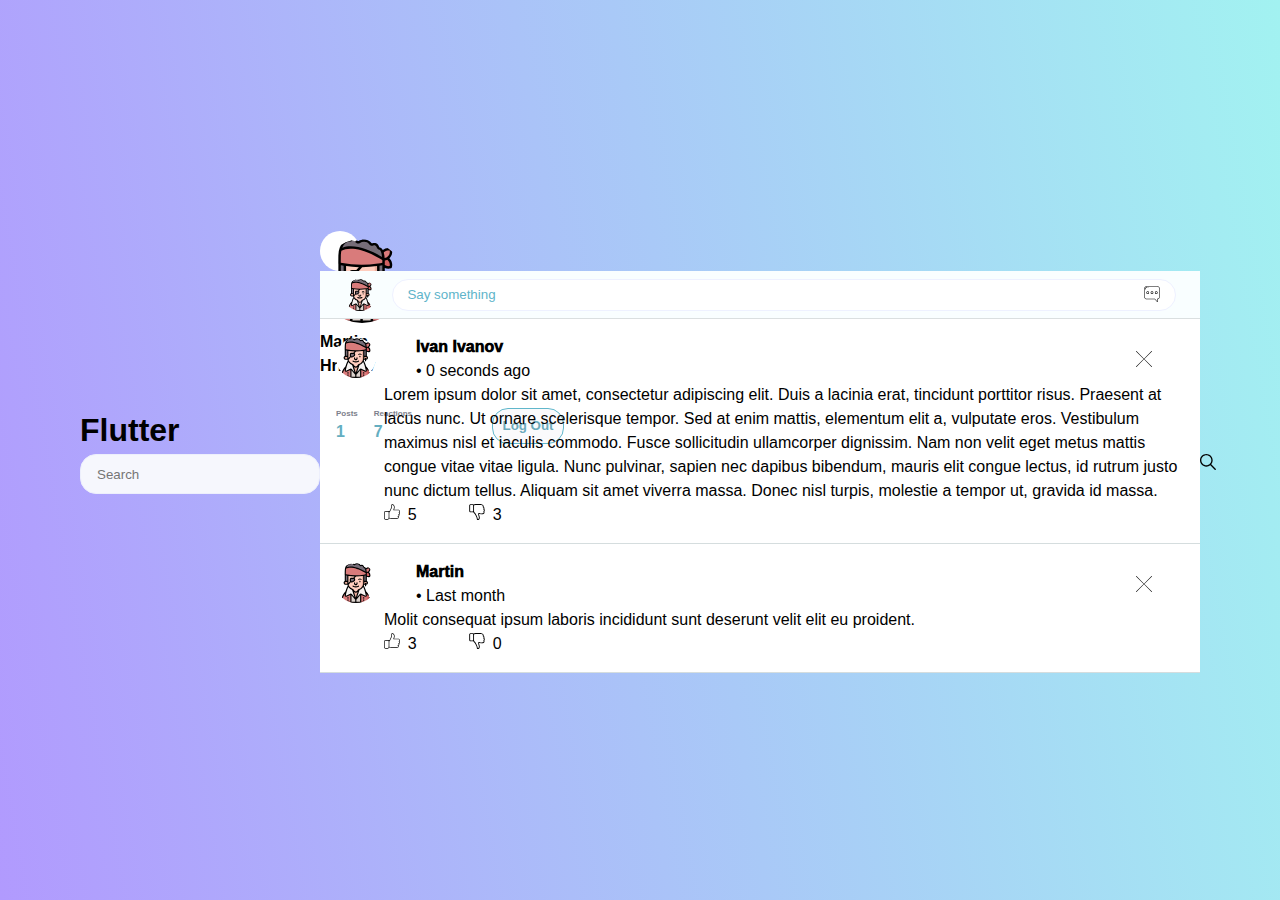
<file: FirstHomework/pages/index.html>
<!DOCTYPE html>
<html lang="en">

<head>
  <title>Flutter</title>
  <meta charset="utf-8">
  <meta name="viewport" content="width=device-width, initial-scale=1">
  <link rel="stylesheet" href="../styles/main.css">
</head>

<body>
    <header>
        <h1>Flutter</h1>
        <label for="search"></label><input id="search" placeholder="Search">
        <img src="../icons/search.svg" alt="Search" class="search-icon">
    </header>
    <main>
        <div class="profile">
            <img src="../icons/profile.svg" alt="Profile">
            <h4>Martin Hristov</h4>
            <section class="profile-info">
                <div class="profile-stats">
                    <div class="stats-on-profile">
                        <div>Posts</div>
                        <div>1</div>
                    </div>
                    <div class="stats-on-profile">
                        <div>Reactions</div>
                        <div>7</div>
                    </div>
                </div>
                <a href="./login.html">
                    <button type="button" value="Log Out">Log Out</button>
                </a>
            </section>
        </div>
        <div class="posts">
            <div class="write-post">
                <img src="../icons/profile.svg" alt="Profile">
                <input type="text" placeholder="Say something">
                <a href="#">
                    <img id="comment" src="../icons/comment.svg" alt="Comment">
                </a>
            </div>
            <div class="post">
                <img class="profile" src="../icons/profile.svg" alt="Profile">
                <div class="post-body">
                    <div class="post-header">
                        <div>
                            <div class="author">Ivan Ivanov</div>
                            <div class="time">&bull; 0 seconds ago</div>
                        </div>
                        <img class="cancel" src="../icons/cancel.svg" alt="Close">
                    </div>
                    <div class="message">Lorem ipsum dolor sit amet, consectetur adipiscing elit. Duis a lacinia erat, tincidunt porttitor risus.
                        Praesent at lacus nunc. Ut ornare scelerisque tempor. Sed at enim mattis, elementum elit a, vulputate eros.
                        Vestibulum maximus nisl et iaculis commodo. Fusce sollicitudin ullamcorper dignissim.
                        Nam non velit eget metus mattis congue vitae vitae ligula.
                        Nunc pulvinar, sapien nec dapibus bibendum, mauris elit congue lectus, id rutrum justo nunc dictum tellus.
                        Aliquam sit amet viverra massa. Donec nisl turpis, molestie a tempor ut, gravida id massa.
                    </div>
                    <div class="reactions">
                        <img class="reaction" src="../icons/like.svg" alt="Like">
                        <span class="count">5</span>
                        <img class="reaction" src="../icons/dislike.svg" alt="Dislike">
                        <span class="count">3</span>
                    </div>
                </div>
            </div>
            <div class="post">
                <img class="profile" src="../icons/profile.svg" alt="Profile">
                <div class="post-body">
                    <div class="post-header">
                        <div>
                            <div class="author">Martin</div>
                            <div class="time">&bull; Last month</div>
                        </div>
                        <img class="cancel" src="../icons/cancel.svg" alt="Close">
                    </div>
                    <div class="message">Molit consequat ipsum laboris incididunt sunt deserunt velit elit eu proident.
                    </div>
                    <div class="reactions">
                        <img class="reaction" src="../icons/like.svg" alt="Like">
                        <span class="count">3</span>
                        <img class="reaction" src="../icons/dislike.svg" alt="Dislike">
                        <span class="count">0</span>
                    </div>
                </div>
            </div>
        </div>
    </main>
</body>

</html>
</file>
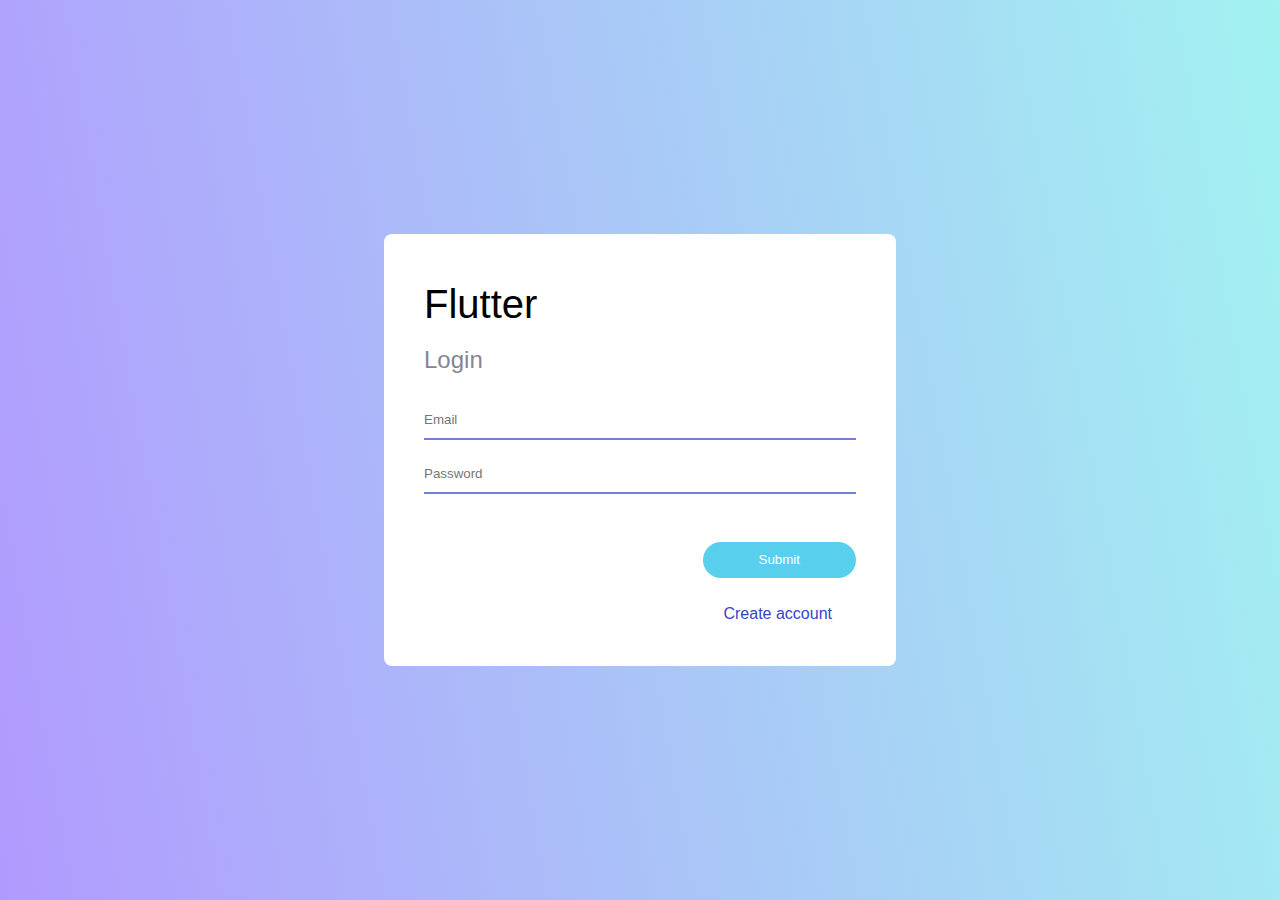
<file: FirstHomework/pages/login.html>
<!DOCTYPE html>
<html lang="">

<head>
  <meta charset="utf-8">
  <title>Login</title>
  <meta name="description" content="">
  <meta name="viewport" content="width=device-width, initial-scale=1">
  <link rel="stylesheet" href="../styles/main.css">
</head>

<body>
  <div class="container">
    <header>
      <h2 class="mainHeader">Flutter</h2>
      <h3 class="secondaryHeader">Login</h3>
    </header>
    <!-- <form action="/login"> -->
    <div class="form">
      <input id="email" type="email" placeholder="Email">
      <input id="password" type="password" placeholder="Password">
      <a href="./index.html"><input type="submit" value="Submit" id="submit"></a>
      <a id="create-account" href="./register.html">Create account</a>
    </div>
    <!--  </form> -->
  </div>
</body>

</html>
</file>
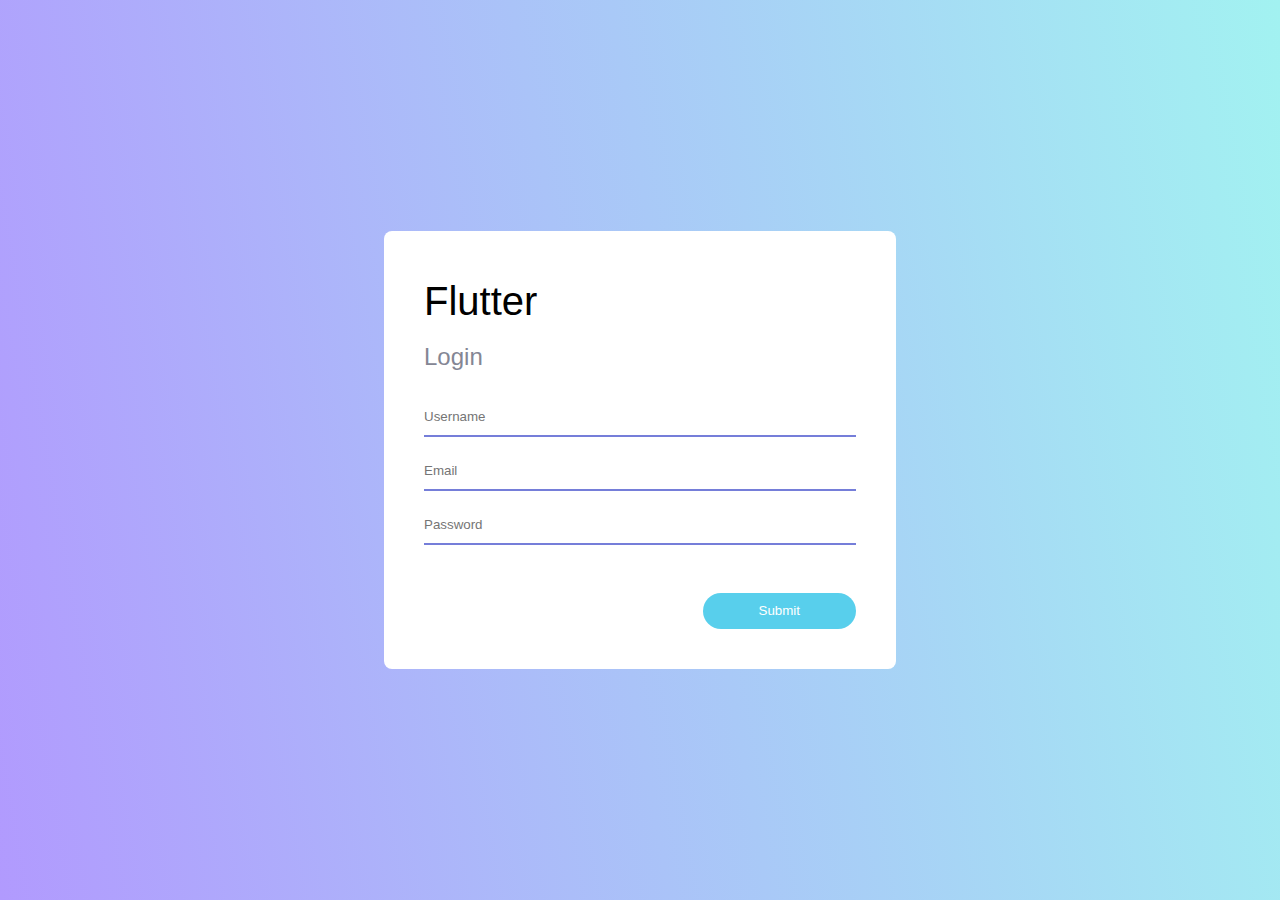
<file: FirstHomework/pages/register.html>
<!DOCTYPE html>
<html lang="">

<head>
  <meta charset="utf-8">
  <title>Login</title>
  <meta name="description" content="">
  <meta name="viewport" content="width=device-width, initial-scale=1">
  <link rel="stylesheet" href="../styles/main.css">
</head>

<body>
  <div class="container">
    <header>
      <h2 class="mainHeader">Flutter</h2>
      <h3 class="secondaryHeader">Login</h3>
    </header>
    <!-- <form action="/register"> -->
    <div class="form">
      <input id="username" type="text" placeholder="Username">
      <input id="email" type="email" placeholder="Email">
      <input id="password" type="password" placeholder="Password">
      <a href="./index.html"><input type="submit" value="Submit" id="submit"></a>
    </div>
    <!-- </form> -->
  </div>
</body>

</html>
</file>
<file: FirstHomework/styles/main.css>
* {
  font-family: Helvetica, sans-serif;
    box-sizing: border-box;
    line-height: 1.5;
    margin: 0;
    padding: 0;
}

body {
  font-size: 16px;
  background-image: linear-gradient(-100deg, #A2F2F1 0%, #B19AFE 100%);
  height: 100vh;
  display: flex;
  justify-content: center;
  align-items: center;
}

input {
  border: 0;
}

#submit {
  max-width: 10rem;
  padding: 0.5rem 3.5rem;
  border-radius: 2rem;
  background-color: rgb(88, 207, 236);
  color: white;
}

#submit:hover {
  cursor: pointer;
}

.container {
  background: white;
  width: 90%;
  max-width: 32rem;
  padding: 2.5rem;
  border-radius: 0.5rem;
}

.container .form>input {
  width: 100%;
  margin-bottom: 1.5rem;
  padding-bottom: 0.5rem;
  border-bottom: 2px solid rgb(117, 126, 217);
}

.container .form>input:focus {
  outline: none;
  border-bottom: 2px solid rgb(48, 66, 202);
}

.mainHeader {
  padding-bottom: 0.5rem;
    font-size: 2.5rem;
    font-weight: normal;
}

.secondaryHeader {
  color: #848694;
  font-size: 1.5rem;
  font-weight: normal;
}

#create-account {
    margin-right: 1.5rem;
    justify-content:right;
}

.form {
    display: flex;
    flex-wrap: wrap;
    flex-direction: column;
    align-items: flex-end;
    justify-content: flex-end;
    padding-top: 2rem;
}


.form a {
    text-decoration: none;
    color: rgb(52, 69, 198);
    margin: 1.5rem 0 0;
}

.reaction {
    margin-right: .2rem;
    width: 1rem;
    height: 1rem;
}

.count {
    padding-right: 3rem;
}

#search {
    width: 15rem;
    height: 2.5rem;
    padding: 0.5rem 1rem;
    border-radius: 1rem;
    border: 1px solid rgb(237, 239, 252);
    background-color: rgb(246, 247, 253);
}

.search-icon {
    width: 1rem;
    height: 1rem;
    right: 4rem;
    position: absolute;
}

.cancel {
    width: 1rem;
    height: 1rem;
}

.post-body {
    width: 100%;
}

.post-header {
    background: white;
    justify-content: space-between;
    align-items: center;
    height: 3rem;
    position: relative;
    padding: 0 2rem;
    display: flex;
}

.profile>img {
    border-radius: 50%;
    margin-top: 0.5rem;
    height: 5.25rem;
    width: 5.25rem;
}

.profile {
    height: 2.5rem;
    width: 2.5rem;
    border-radius: 50%;
    margin-right: 0.8rem;
    margin-top: 0.2rem;
}

#comment {
    position: absolute;
    margin: auto;
    right: 2rem;
    width: 2rem;
    height: 1rem;
    bottom: 0;
    top: 0;
    color:#A2F2F1;
}

.write-post {
    display: flex;
    position: relative;
    padding: 0.5rem 1.5rem;
    background: rgb(249, 254, 255);
    height: 3rem;
    border-bottom: 1px solid rgb(218, 223, 224);
}

.write-post>input {
    width: 100%;
    height: 2rem;
    padding: 0.5rem 0.9rem;
    background: white;
    border: 1px solid rgb(238, 241, 255);
    border-radius: 1rem;
}

.write-post>input:focus {
    outline: none;
}

.write-post>input::placeholder {
    opacity: 1;
    color: rgb(94, 180, 202);
}

.write-post>img {
    height: 2rem;
    width: 2rem;
    border-radius: 50%;
    margin: 0 1rem 0 0rem;
}

.posts {
    background: white;
    max-width: 55rem;
}

.profile-info {
    display: flex;
    justify-content: space-between;
    padding: 1rem;
    height: 3.75rem;
    background: rgb(246, 247, 253);
    align-items: center;
}

.post {
    display: flex;
    padding: 1rem;
    min-height: 5rem;
    position: relative;
    border-bottom: 1px solid rgb(213, 221, 222);
}

.author {
    margin-right: 1rem;
    font-weight: 1000;
}

.times {
    color: #6e6e6e;
}

.profile {
    background: white;
    max-width: 18rem;
    text-align: center;
    margin-right: 0.5rem;
}

.profile>h4 {
    margin-bottom: 1rem;
}

.profile>img {
    margin-top: 0.5rem;
    height: 5.25rem;
    width: 5.25rem;
    border-radius: 50%;
}

.profile-info {
    display: flex;
    justify-content: space-between;
    padding: 1rem;
    height: 4rem;
    background: rgb(246, 247, 253);
    align-items: center;
}

.profile-info button {
    border-radius: 1rem;
    height: 2.25rem;
    width: 4.5rem;
    font-weight: bold;
    background: rgb(250, 250, 252);
    border: 1px solid rgb(96, 183, 203);
    color: rgb(108, 171, 188);
}

.profile-info button:hover {
    cursor: pointer;
}

.profile-stats {
    display: flex;
    padding-right: 4rem;
}

.profile-stats>div {
    padding-right: 1rem;
    font-weight: bold;
    text-align: left;
}

.stats-on-profile div:nth-child(1) {
    color: #7d7f8c;
    font-size: 0.5rem;
}

.stats-on-profile div:nth-child(2) {
    color: rgb(100, 174, 193);
    font-size: 1rem;
}


<!-- FOR MOBILE -->
@media screen and (max-width: 890px) {
    main {
        display: block;
        width: 90%;
    }
    .profile {
        max-width: 100%;
        margin-right: 0;
    }
}
</file>
